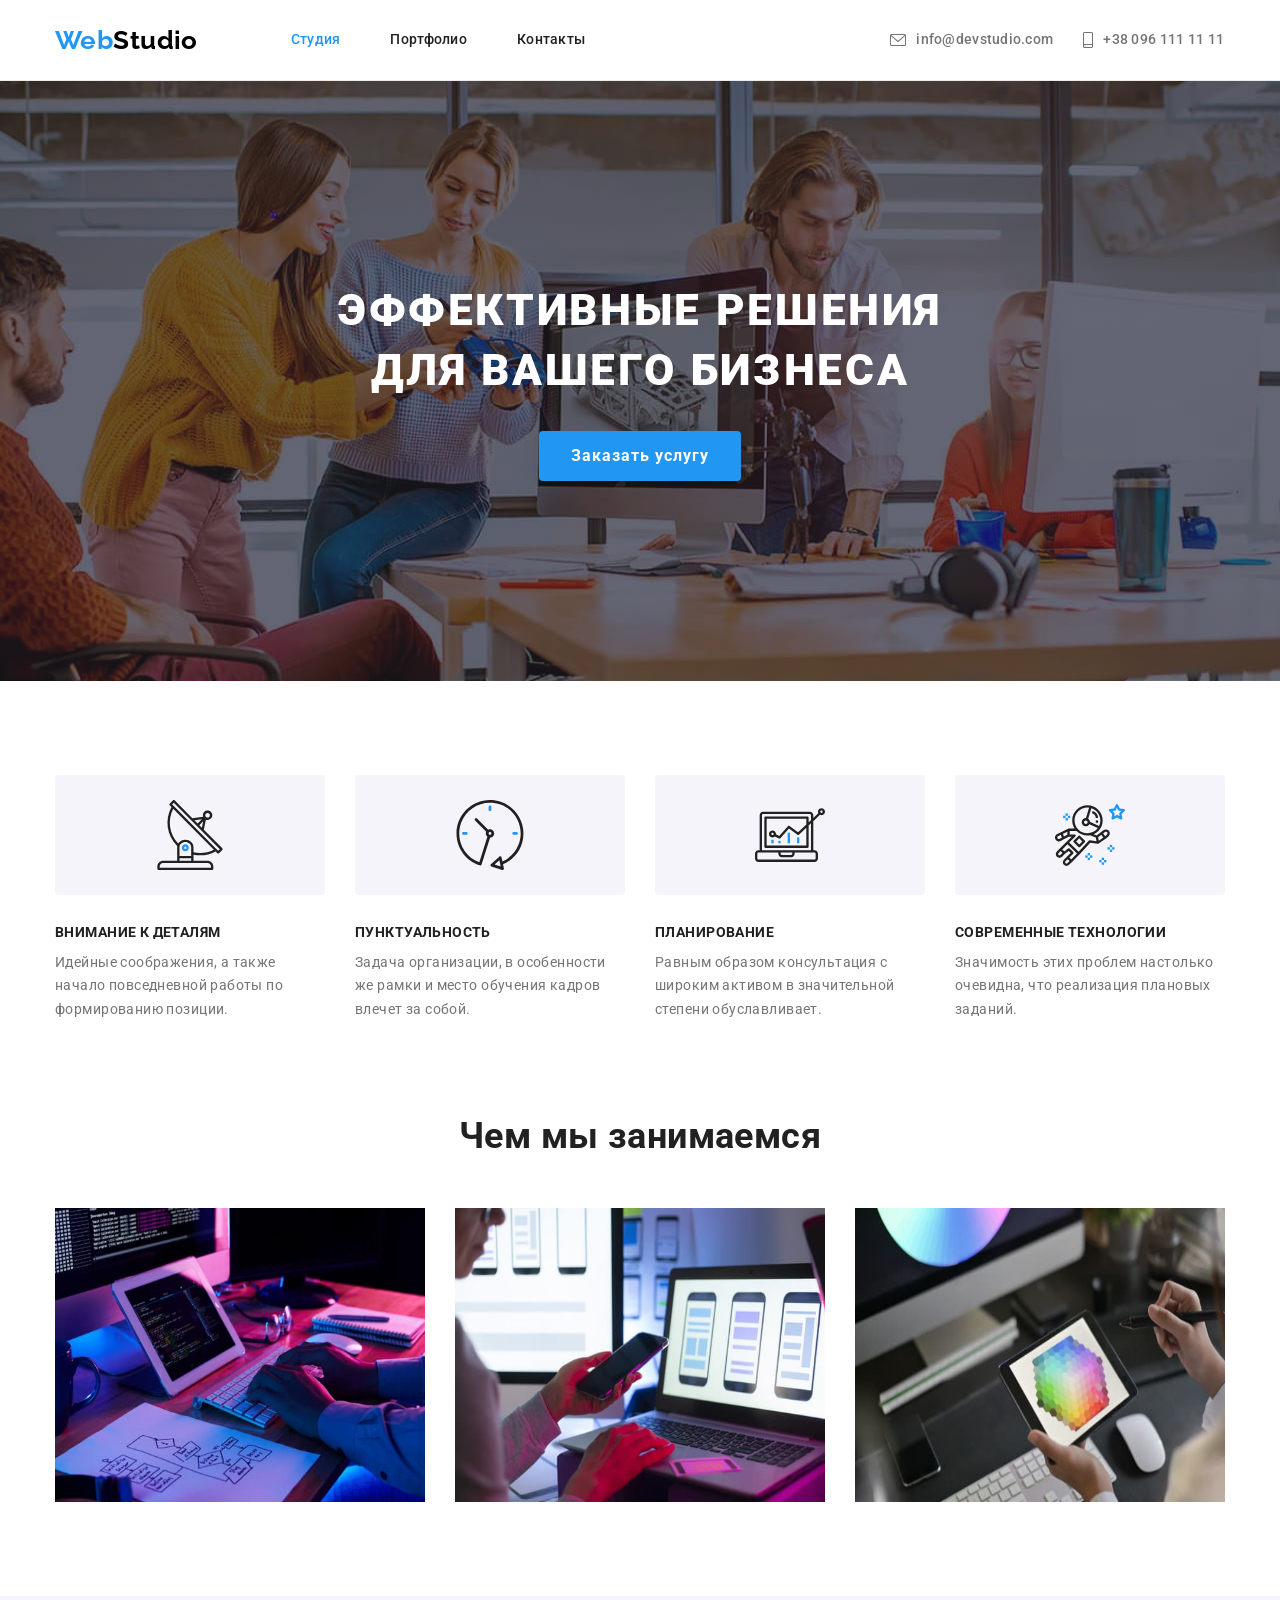
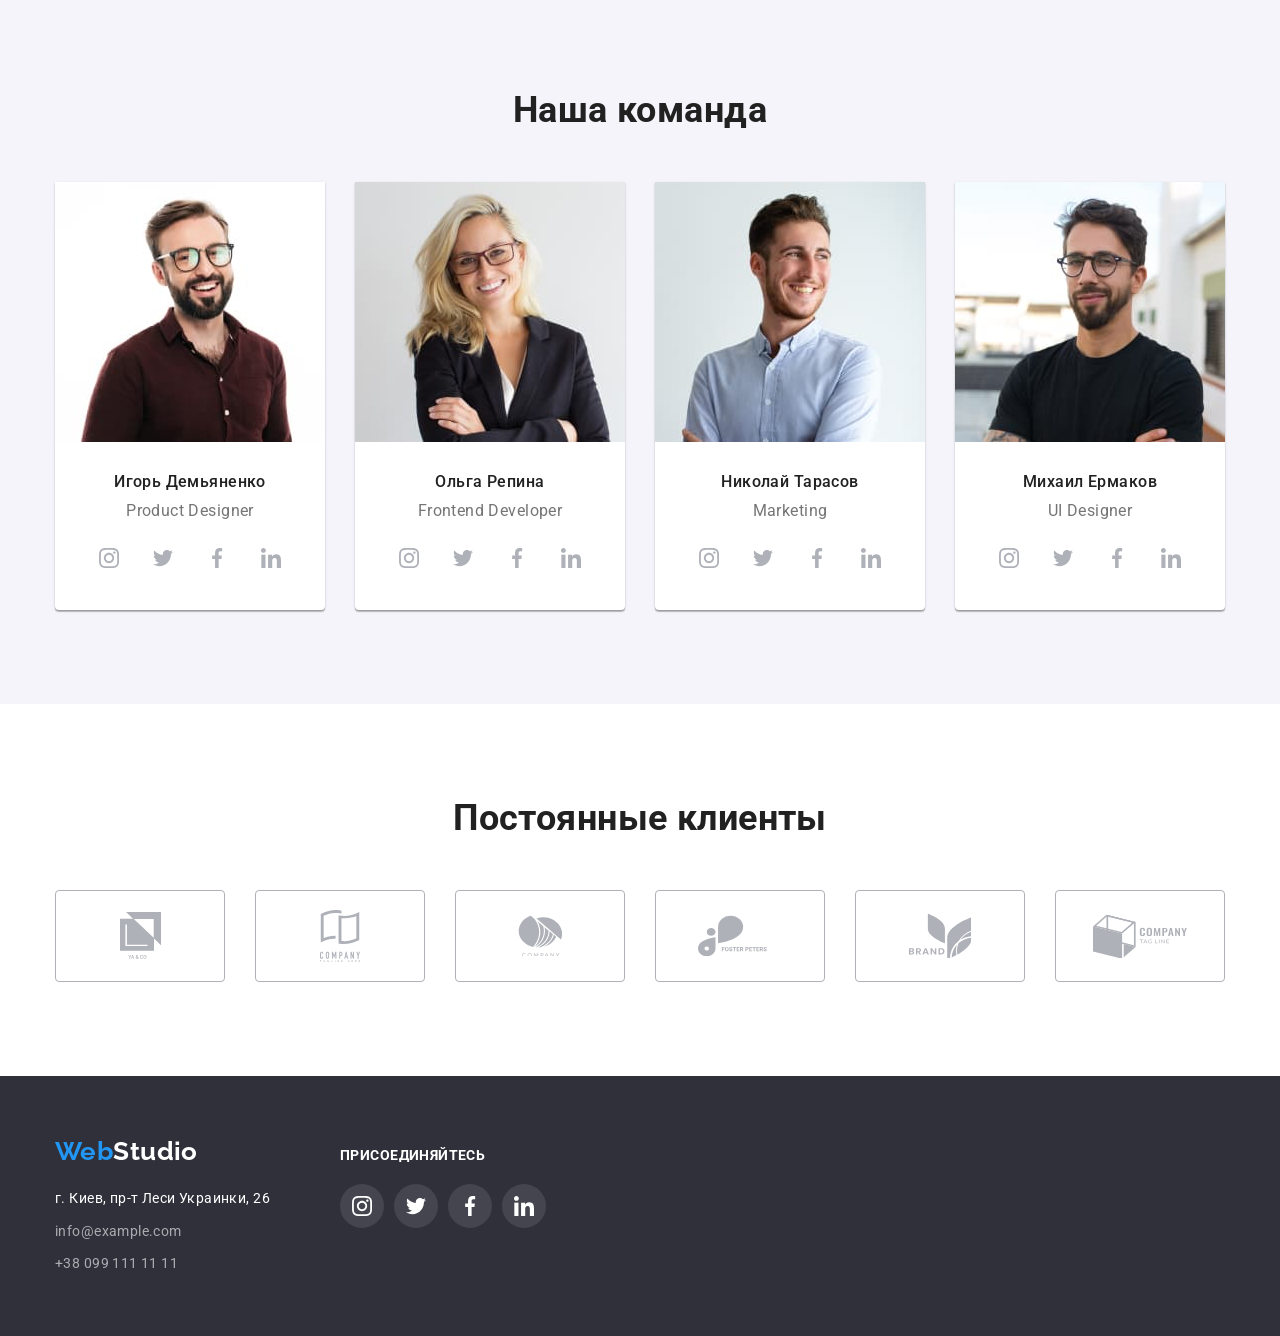
<file: index.html>
<!DOCTYPE html>
<html lang="ru">
	<head>
		<meta charset="UTF-8" />
		<meta http-equiv="X-UA-Compatible" content="IE=edge" />
		<meta name="viewport" content="width=device-width, initial-scale=1.0" />
		<title>Студия</title>
		<link rel="preconnect" href="https://fonts.googleapis.com" />
		<link rel="preconnect" href="https://fonts.gstatic.com" crossorigin />
		<link
			href="https://fonts.googleapis.com/css2?family=Montserrat&family=Raleway:wght@700&family=Roboto:wght@400;500;700;900&display=swap"
			rel="stylesheet"
		/>
		<link
			rel="stylesheet"
			href="https://cdnjs.cloudflare.com/ajax/libs/modern-normalize/1.1.0/modern-normalize.min.css"
			integrity="sha512-wpPYUAdjBVSE4KJnH1VR1HeZfpl1ub8YT/NKx4PuQ5NmX2tKuGu6U/JRp5y+Y8XG2tV+wKQpNHVUX03MfMFn9Q=="
			crossorigin="anonymous"
			referrerpolicy="no-referrer"
		/>
		<link rel="stylesheet" href="./css/styles.css" />
	</head>
	<body>
		<!-- Шапка -->
		<header class="header">
			<div class="container">
				<div class="header-body">
					<nav class="header-nav">
						<a class="link header-logo" href="./index.html"
							><span class="header-logo-web">Web</span
							><span class="header-logo-studio">Studio</span></a
						>
						<ul class="list header-nav-list">
							<li class="header-nav-list-item">
								<a class="link current header-link" href="./index.html">Студия</a>
							</li>
							<li class="header-nav-list-item">
								<a class="link header-link" href="./portfolio.html">Портфолио</a>
							</li>
							<li class="header-nav-list-item">
								<a class="link header-link" href="">Контакты</a>
							</li>
						</ul>
					</nav>
					<ul class="list header-contacts-list">
						<li class="header-contacts-list-item">
							<a class="link header-link" href="mailto:info@devstudio.com">
								<svg class="icon icon-envelope" width="16" height="12">
									<use href="./images/icons.svg#envelope"></use>
								</svg>
								info@devstudio.com</a
							>
						</li>
						<li class="header-contacts-list-item">
							<a class="link header-link" href="tel:+380961111111">
								<svg class="icon icon-smartphone" width="10" height="16">
									<use href="./images/icons.svg#smartphone"></use>
								</svg>
								+38 096 111 11 11</a
							>
						</li>
					</ul>
				</div>
			</div>
		</header>
		<!-- Основа -->
		<main>
			<!-- Заказать услугу -->
			<section class="hero">
				<div class="container">
					<h1 class="hero-title">
						Эффективные решения <br />
						для вашего бизнеса
					</h1>
					<button class="button hero-button" type="button">Заказать услугу</button>
				</div>
			</section>
			<!-- Features -->
			<section class="section benefits">
				<div class="container">
					<h2 class="section-title visually-hidden">Наши преимущества</h2>
					<ul class="list benefits-list">
						<li class="benefits-list-item">
							<div class="benefits-icons">
								<svg width="70" height="70">
									<use href="./images/icons.svg#antenna"></use>
								</svg>
							</div>
							<h3 class="benefits-title">Внимание к деталям</h3>
							<p class="benefits-text">
								Идейные соображения, а также начало повседневной работы по
								формированию позиции.
							</p>
						</li>
						<li class="benefits-list-item">
							<div class="benefits-icons">
								<svg width="70" height="70">
									<use href="./images/icons.svg#clock"></use>
								</svg>
							</div>
							<h3 class="benefits-title">Пунктуальность</h3>
							<p class="benefits-text">
								Задача организации, в особенности же рамки и место обучения кадров
								влечет за собой.
							</p>
						</li>
						<li class="benefits-list-item">
							<div class="benefits-icons">
								<svg width="70" height="70">
									<use href="./images/icons.svg#diagram"></use>
								</svg>
							</div>
							<h3 class="benefits-title">Планирование</h3>
							<p class="benefits-text">
								Равным образом консультация с широким активом в значительной степени
								обуславливает.
							</p>
						</li>
						<li class="benefits-list-item">
							<div class="benefits-icons">
								<svg width="70" height="70">
									<use href="./images/icons.svg#astronaut"></use>
								</svg>
							</div>
							<h3 class="benefits-title">Современные технологии</h3>
							<p class="benefits-text">
								Значимость этих проблем настолько очевидна, что реализация плановых
								заданий.
							</p>
						</li>
					</ul>
				</div>
			</section>
			<!-- Чем мы занимаемся -->
			<section class="section our-work">
				<div class="container">
					<h2 class="section-title">Чем мы занимаемся</h2>
					<ul class="list our-work-list">
						<li class="our-work-list-item">
							<img
								class="our-work-list-img"
								class="our-work-list-img"
								src="./images/working-1.jpg"
								alt="Рабочее место 1"
								width="370"
								height="294"
							/>
						</li>

						<li class="our-work-list-item">
							<img
								class="our-work-list-img"
								src="./images/working-2.jpg"
								alt="Рабочее место 2"
								width="370"
								height="294"
							/>
						</li>

						<li class="our-work-list-item">
							<img
								class="our-work-list-img"
								src="./images/working-3.jpg"
								alt="Рабочее место 3"
								width="370"
								height="294"
							/>
						</li>
					</ul>
				</div>
			</section>
			<!-- Наша команда -->
			<section class="section our-team">
				<div class="container">
					<h2 class="section-title">Наша команда</h2>
					<ul class="list our-team-list">
						<li class="our-team-card">
							<img
								class="our-team-img"
								src="./images/igor-dem.jpg"
								alt="Игорь Демьянненко"
								width="270"
								height="260"
							/>
							<div class="our-team-card-content">
								<h3 class="our-team-title">Игорь Демьяненко</h3>
								<p class="our-team-text">Product Designer</p>
								<ul class="list social-links-list">
									<li class="social-links-list-item">
										<a class="link social-link" href="">
											<svg class="icon" width="20" height="20">
												<use href="./images/icons.svg#instagram"></use>
											</svg>
										</a>
									</li>
									<li class="social-links-list-item">
										<a class="link social-link" href="">
											<svg class="icon" width="20" height="20">
												<use href="./images/icons.svg#twitter"></use>
											</svg>
										</a>
									</li>
									<li class="social-links-list-item">
										<a class="link social-link" href="">
											<svg class="icon" width="20" height="20">
												<use href="./images/icons.svg#facebook"></use>
											</svg>
										</a>
									</li>
									<li class="social-links-list-item">
										<a class="link social-link" href="">
											<svg class="icon" width="20" height="20">
												<use href="./images/icons.svg#linkedin"></use>
											</svg>
										</a>
									</li>
								</ul>
							</div>
						</li>
						<li class="our-team-card">
							<img
								class="our-team-img"
								src="./images/olga-rep.jpg"
								alt="Ольга Репина"
								width="270"
								height="260"
							/>
							<div class="our-team-card-content">
								<h3 class="our-team-title">Ольга Репина</h3>
								<p class="our-team-text">Frontend Developer</p>
								<ul class="list social-links-list">
									<li class="social-links-list-item">
										<a class="link social-link" href="">
											<svg class="icon" width="20" height="20">
												<use href="./images/icons.svg#instagram"></use>
											</svg>
										</a>
									</li>
									<li class="social-links-list-item">
										<a class="link social-link" href="">
											<svg class="icon" width="20" height="20">
												<use href="./images/icons.svg#twitter"></use>
											</svg>
										</a>
									</li>
									<li class="social-links-list-item">
										<a class="link social-link" href="">
											<svg class="icon" width="20" height="20">
												<use href="./images/icons.svg#facebook"></use>
											</svg>
										</a>
									</li>
									<li class="social-links-list-item">
										<a class="link social-link" href="">
											<svg class="icon" width="20" height="20">
												<use href="./images/icons.svg#linkedin"></use>
											</svg>
										</a>
									</li>
								</ul>
							</div>
						</li>
						<li class="our-team-card">
							<img
								class="our-team-img"
								src="./images/nik-tar.jpg"
								alt="Николай Тарасов"
								width="270"
								height="260"
							/>
							<div class="our-team-card-content">
								<h3 class="our-team-title">Николай Тарасов</h3>
								<p class="our-team-text">Marketing</p>
								<ul class="list social-links-list">
									<li class="social-links-list-item">
										<a class="link social-link" href="">
											<svg class="icon" width="20" height="20">
												<use href="./images/icons.svg#instagram"></use>
											</svg>
										</a>
									</li>
									<li class="social-links-list-item">
										<a class="link social-link" href="">
											<svg class="icon" width="20" height="20">
												<use href="./images/icons.svg#twitter"></use>
											</svg>
										</a>
									</li>
									<li class="social-links-list-item">
										<a class="link social-link" href="">
											<svg class="icon" width="20" height="20">
												<use href="./images/icons.svg#facebook"></use>
											</svg>
										</a>
									</li>
									<li class="social-links-list-item">
										<a class="link social-link" href="">
											<svg class="icon" width="20" height="20">
												<use href="./images/icons.svg#linkedin"></use>
											</svg>
										</a>
									</li>
								</ul>
							</div>
						</li>
						<li class="our-team-card">
							<img
								class="our-team-img"
								src="./images/mix-erm.jpg"
								alt="Михаил Ермаков"
								width="270"
								height="260"
							/>
							<div class="our-team-card-content">
								<h3 class="our-team-title">Михаил Ермаков</h3>
								<p class="our-team-text">UI Designer</p>
								<ul class="list social-links-list">
									<li class="social-links-list-item">
										<a class="link social-link" href="">
											<svg class="icon" width="20" height="20">
												<use href="./images/icons.svg#instagram"></use>
											</svg>
										</a>
									</li>
									<li class="social-links-list-item">
										<a class="link social-link" href="">
											<svg class="icon" width="20" height="20">
												<use href="./images/icons.svg#twitter"></use>
											</svg>
										</a>
									</li>
									<li class="social-links-list-item">
										<a class="link social-link" href="">
											<svg class="icon" width="20" height="20">
												<use href="./images/icons.svg#facebook"></use>
											</svg>
										</a>
									</li>
									<li class="social-links-list-item">
										<a class="link social-link" href="">
											<svg class="icon" width="20" height="20">
												<use href="./images/icons.svg#linkedin"></use>
											</svg>
										</a>
									</li>
								</ul>
							</div>
						</li>
					</ul>
				</div>
			</section>
			<section class="section clients">
				<div class="container">
					<h2 class="section-title">Постоянные клиенты</h2>
					<ul class="list clients-list">
						<li class="clients-list-item">
							<a class="link clients-card" href="">
								<svg class="icon clients-card-icon" width="41" height="46.7">
									<use href="./images/icons.svg#clients-1"></use>
								</svg>
							</a>
						</li>
						<li class="clients-list-item">
							<a class="link clients-card" href="">
								<svg class="icon clients-card-icon" width="40" height="52">
									<use href="./images/icons.svg#clients-2"></use>
								</svg>
							</a>
						</li>
						<li class="clients-list-item">
							<a class="link clients-card" href="">
								<svg class="icon clients-card-icon" width="43.46" height="41.18">
									<use href="./images/icons.svg#clients-3"></use>
								</svg>
							</a>
						</li>
						<li class="clients-list-item">
							<a class="link clients-card" href="">
								<svg class="icon clients-card-icon" width="84.44" height="40.62">
									<use href="./images/icons.svg#clients-4"></use>
								</svg>
							</a>
						</li>
						<li class="clients-list-item">
							<a class="link clients-card" href="">
								<svg class="icon clients-card-icon" width="62.54" height="45.43">
									<use href="./images/icons.svg#clients-5"></use>
								</svg>
							</a>
						</li>
						<li class="clients-list-item">
							<a class="link clients-card" href="">
								<svg class="icon clients-card-icon" width="93.79" height="43.93">
									<use href="./images/icons.svg#clients-6"></use>
								</svg>
							</a>
						</li>
					</ul>
				</div>
			</section>
		</main>
		<!-- Нижняя часть -->
		<footer class="footer">
			<div class="container">
				<div class="footer-left">
					<a class="link footer-logo" href="./index.html">
						<span class="footer-logo-web">Web</span
						><span class="footer-logo-studio">Studio</span>
					</a>
					<address class="footer-adress">
						<ul class="list footer-adress-list">
							<li class="footer-adress-list-item">г. Киев, пр-т Леси Украинки, 26</li>
							<li class="footer-adress-list-item">
								<a class="link" href="mailto:info@example.com">info@example.com</a>
							</li>
							<li class="footer-adress-list-item">
								<a class="link" href="tel:+380991111111">+38 099 111 11 11</a>
							</li>
						</ul>
					</address>
				</div>
				<div class="footer-right">
					<h3 class="footer-social-title">Присоединяйтесь</h3>
					<ul class="list social-links-list">
						<li class="social-links-list-item">
							<a class="link social-link" href="">
								<svg class="icon" width="20" height="20">
									<use href="./images/icons.svg#instagram"></use>
								</svg>
							</a>
						</li>
						<li class="social-links-list-item">
							<a class="link social-link" href="">
								<svg class="icon" width="20" height="20">
									<use href="./images/icons.svg#twitter"></use>
								</svg>
							</a>
						</li>
						<li class="social-links-list-item">
							<a class="link social-link" href="">
								<svg class="icon" width="20" height="20">
									<use href="./images/icons.svg#facebook"></use>
								</svg>
							</a>
						</li>
						<li class="social-links-list-item">
							<a class="link social-link" href="">
								<svg class="icon" width="20" height="20">
									<use href="./images/icons.svg#linkedin"></use>
								</svg>
							</a>
						</li>
					</ul>
				</div>
			</div>
		</footer>
	</body>
</html>
</file>
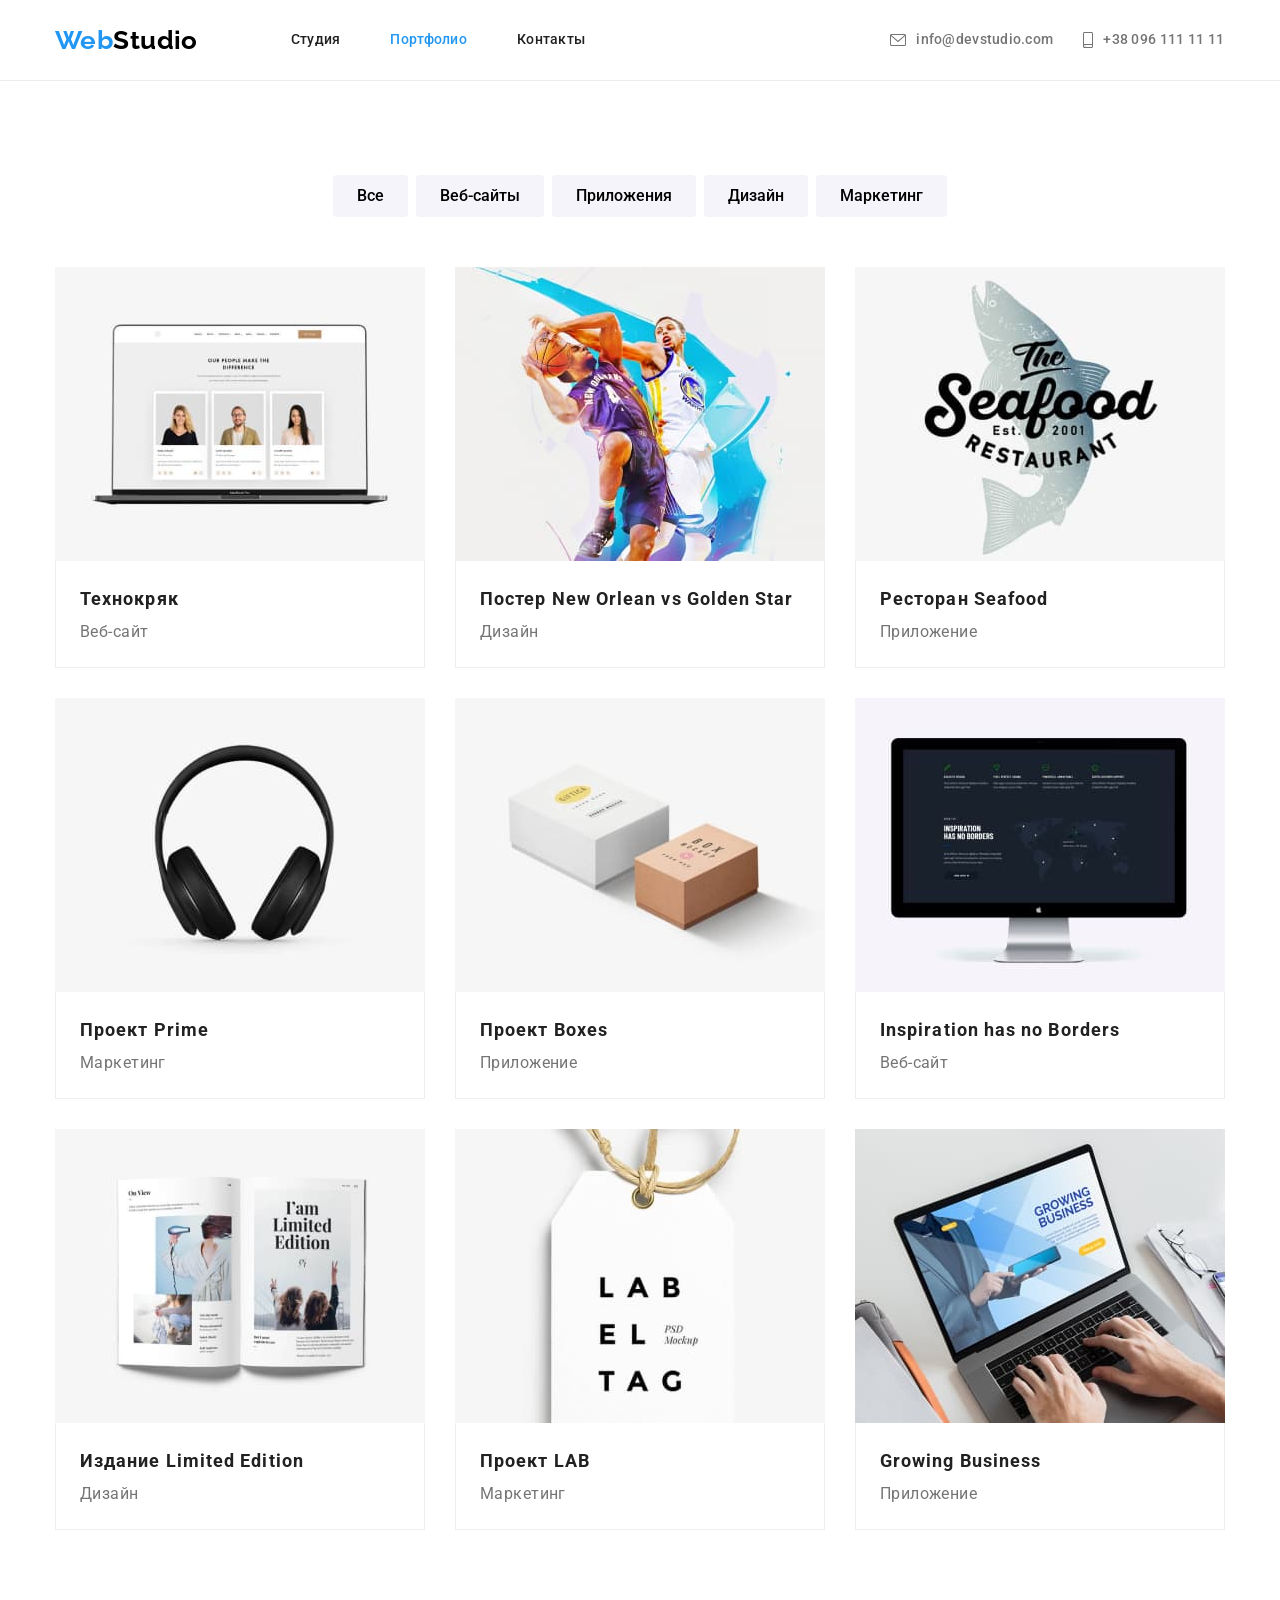
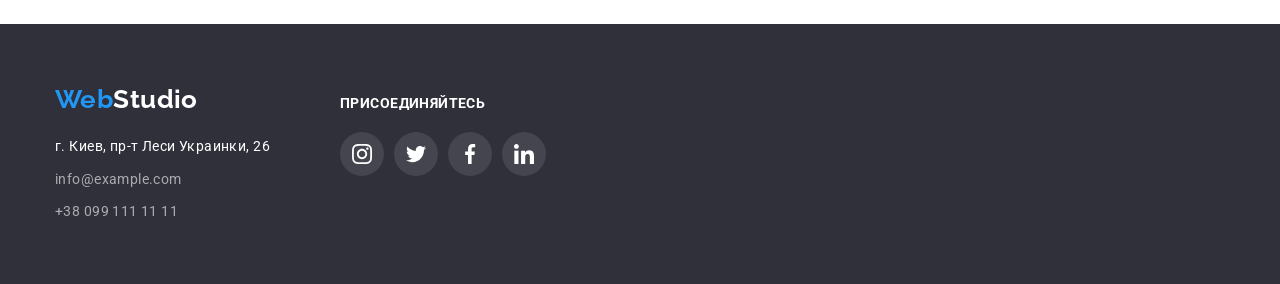
<file: portfolio.html>
<!DOCTYPE html>
<html lang="ru">
	<head>
		<meta charset="UTF-8" />
		<meta http-equiv="X-UA-Compatible" content="IE=edge" />
		<meta name="viewport" content="width=device-width, initial-scale=1.0" />
		<title>Портфолио</title>
		<link rel="preconnect" href="https://fonts.googleapis.com" />
		<link rel="preconnect" href="https://fonts.gstatic.com" crossorigin />
		<link
			href="https://fonts.googleapis.com/css2?family=Montserrat&family=Raleway:wght@700&family=Roboto:wght@400;500;700;900&display=swap"
			rel="stylesheet"
		/>
		<link
			rel="stylesheet"
			href="https://cdnjs.cloudflare.com/ajax/libs/modern-normalize/1.1.0/modern-normalize.min.css"
			integrity="sha512-wpPYUAdjBVSE4KJnH1VR1HeZfpl1ub8YT/NKx4PuQ5NmX2tKuGu6U/JRp5y+Y8XG2tV+wKQpNHVUX03MfMFn9Q=="
			crossorigin="anonymous"
			referrerpolicy="no-referrer"
		/>
		<link rel="stylesheet" href="./css/styles.css" />
	</head>
	<body>
		<!-- Шапка -->
		<header class="header">
			<div class="container">
				<div class="header-body">
					<nav class="header-nav">
						<a class="link header-logo" href="./index.html"
							><span class="header-logo-web">Web</span
							><span class="header-logo-studio">Studio</span></a
						>
						<ul class="list header-nav-list">
							<li class="header-nav-list-item">
								<a class="link header-link" href="./index.html">Студия</a>
							</li>
							<li class="header-nav-list-item">
								<a class="link current header-link" href="./portfolio.html"
									>Портфолио</a
								>
							</li>
							<li class="header-nav-list-item">
								<a class="link header-link" href="">Контакты</a>
							</li>
						</ul>
					</nav>
					<ul class="list header-contacts-list">
						<li class="header-contacts-list-item">
							<a class="link header-link" href="mailto:info@devstudio.com">
								<svg class="icon icon-envelope" width="16" height="12">
									<use href="./images/icons.svg#envelope"></use>
								</svg>
								info@devstudio.com</a
							>
						</li>
						<li class="header-contacts-list-item">
							<a class="link header-link" href="tel:+380961111111">
								<svg class="icon icon-smartphone" width="10" height="16">
									<use href="./images/icons.svg#smartphone"></use>
								</svg>
								+38 096 111 11 11</a
							>
						</li>
					</ul>
				</div>
			</div>
		</header>
		<!-- Основа -->
		<main>
			<section class="section portfolio">
				<div class="container">
					<h1 class="visually-hidden">Portfolio</h1>
					<ul class="list portfolio-button-list">
						<li class="portfolio-button-list-item">
							<button class="button portfolio-button-list-item-button" type="button">
								Все
							</button>
						</li>
						<li class="portfolio-button-list-item">
							<button class="button portfolio-button-list-item-button" type="button">
								Веб-сайты
							</button>
						</li>
						<li class="portfolio-button-list-item">
							<button class="button portfolio-button-list-item-button" type="button">
								Приложения
							</button>
						</li>
						<li class="portfolio-button-list-item">
							<button class="button portfolio-button-list-item-button" type="button">
								Дизайн
							</button>
						</li>
						<li class="portfolio-button-list-item">
							<button class="button portfolio-button-list-item-button" type="button">
								Маркетинг
							</button>
						</li>
					</ul>
					<ul class="list portfolio-card-list">
						<li class="portfolio-card-list-item">
							<a class="link" href="">
								<img
									class="porfolio-card-list-img"
									src="./images/portfolio/portfolio-1.jpg"
									alt="Технокряк"
									width="370"
									height="294"
								/>
								<div class="portfolio-card-list-content">
									<h2 class="porfolio-card-list-title">Технокряк</h2>
									<p class="porfolio-card-list-text">Веб-сайт</p>
								</div>
							</a>
						</li>
						<li class="portfolio-card-list-item">
							<a class="link" href="">
								<img
									class="porfolio-card-list-img"
									src="./images/portfolio/portfolio-2.jpg"
									alt="Постер New Orlean vs Golden Star"
									width="370"
									height="294"
								/>
								<div class="portfolio-card-list-content">
									<h2 class="porfolio-card-list-title">
										Постер New Orlean vs Golden Star
									</h2>
									<p class="porfolio-card-list-text">Дизайн</p>
								</div>
							</a>
						</li>
						<li class="portfolio-card-list-item">
							<a class="link" href="">
								<img
									class="porfolio-card-list-img"
									src="./images/portfolio/portfolio-3.jpg"
									alt="Ресторан Seafood"
									width="370"
									height="294"
								/>
								<div class="portfolio-card-list-content">
									<h2 class="porfolio-card-list-title">Ресторан Seafood</h2>
									<p class="porfolio-card-list-text">Приложение</p>
								</div>
							</a>
						</li>
						<li class="portfolio-card-list-item">
							<a class="link" href="">
								<img
									class="porfolio-card-list-img"
									src="./images/portfolio/portfolio-4.jpg"
									alt="Проект Prime"
									width="370"
									height="294"
								/>
								<div class="portfolio-card-list-content">
									<h2 class="porfolio-card-list-title">Проект Prime</h2>
									<p class="porfolio-card-list-text">Маркетинг</p>
								</div>
							</a>
						</li>
						<li class="portfolio-card-list-item">
							<a class="link" href="">
								<img
									class="porfolio-card-list-img"
									src="./images/portfolio/portfolio-5.jpg"
									alt="Проект Boxes"
									width="370"
									height="294"
								/>
								<div class="portfolio-card-list-content">
									<h2 class="porfolio-card-list-title">Проект Boxes</h2>
									<p class="porfolio-card-list-text">Приложение</p>
								</div>
							</a>
						</li>
						<li class="portfolio-card-list-item">
							<a class="link" href="">
								<img
									class="porfolio-card-list-img"
									src="./images/portfolio/portfolio-6.jpg"
									alt="Inspiration has no Borders"
									width="370"
									height="294"
								/>
								<div class="portfolio-card-list-content">
									<h2 class="porfolio-card-list-title">
										Inspiration has no Borders
									</h2>
									<p class="porfolio-card-list-text">Веб-сайт</p>
								</div>
							</a>
						</li>
						<li class="portfolio-card-list-item">
							<a class="link" href="">
								<img
									class="porfolio-card-list-img"
									src="./images/portfolio/portfolio-7.jpg"
									alt="Издание Limited Edition"
									width="370"
									height="294"
								/>
								<div class="portfolio-card-list-content">
									<h2 class="porfolio-card-list-title">
										Издание Limited Edition
									</h2>
									<p class="porfolio-card-list-text">Дизайн</p>
								</div>
							</a>
						</li>
						<li class="portfolio-card-list-item">
							<a class="link" href="">
								<img
									class="porfolio-card-list-img"
									src="./images/portfolio/portfolio-8.jpg"
									alt="Проект LAB"
									width="370"
									height="294"
								/>
								<div class="portfolio-card-list-content">
									<h2 class="porfolio-card-list-title">Проект LAB</h2>
									<p class="porfolio-card-list-text">Маркетинг</p>
								</div>
							</a>
						</li>
						<li class="portfolio-card-list-item">
							<a class="link" href="">
								<img
									class="porfolio-card-list-img"
									src="./images/portfolio/portfolio-9.jpg"
									alt=""
									width="370"
									height="294"
								/>
								<div class="portfolio-card-list-content">
									<h2 class="porfolio-card-list-title">Growing Business</h2>
									<p class="porfolio-card-list-text">Приложение</p>
								</div>
							</a>
						</li>
					</ul>
				</div>
			</section>
		</main>
		<!-- Нижняя часть -->
		<footer class="footer">
			<div class="container">
				<div class="footer-left">
					<a class="link footer-logo" href="./index.html">
						<span class="footer-logo-web">Web</span
						><span class="footer-logo-studio">Studio</span>
					</a>
					<address class="footer-adress">
						<ul class="list footer-adress-list">
							<li class="footer-adress-list-item">г. Киев, пр-т Леси Украинки, 26</li>
							<li class="footer-adress-list-item">
								<a class="link" href="mailto:info@example.com">info@example.com</a>
							</li>
							<li class="footer-adress-list-item">
								<a class="link" href="tel:+380991111111">+38 099 111 11 11</a>
							</li>
						</ul>
					</address>
				</div>
				<div class="footer-right">
					<h3 class="footer-social-title">Присоединяйтесь</h3>
					<ul class="list social-links-list">
						<li class="social-links-list-item">
							<a class="link social-link" href="">
								<svg class="icon" width="20" height="20">
									<use href="./images/icons.svg#instagram"></use>
								</svg>
							</a>
						</li>
						<li class="social-links-list-item">
							<a class="link social-link" href="">
								<svg class="icon" width="20" height="20">
									<use href="./images/icons.svg#twitter"></use>
								</svg>
							</a>
						</li>
						<li class="social-links-list-item">
							<a class="link social-link" href="">
								<svg class="icon" width="20" height="20">
									<use href="./images/icons.svg#facebook"></use>
								</svg>
							</a>
						</li>
						<li class="social-links-list-item">
							<a class="link social-link" href="">
								<svg class="icon" width="20" height="20">
									<use href="./images/icons.svg#linkedin"></use>
								</svg>
							</a>
						</li>
					</ul>
				</div>
			</div>
		</footer>
	</body>
</html>
</file>
<file: css/styles.css>
:root {
	--main-accent-color: #2196f3;
	--logo-black-color: #000000;
	--main-black-color: #212121;
	--main-white-color: #ffffff;
	--social-links-color: #afb1b8;
	--header-contacts-list-color: #757575;
	--footer-address-link-color: rgba(255, 255, 255, 0.6);
	--background-color-hero: #2f303a;
	--backgroung-color-hero-button: #2196f3;
	--background-color-our-work: #f5f4fa;
	--card-set-gap: 30px;
	--card-border: #eeeeee;
}

body {
	font-family: Roboto, sans-serif;
	color: var(--main-black-color);
	font-size: 14px;
	letter-spacing: 0.03em;
	background-color: var(--main-white-color);
}

h1,
h2,
h3,
h4,
h5,
h6,
p,
ul {
	padding: 0;
	margin: 0;
}
img {
	display: block;
	max-width: 100%;
}
.visually-hidden {
	position: absolute;
	width: 1px;
	height: 1px;
	margin: -1px;
	border: 0;
	padding: 0;

	white-space: nowrap;
	clip-path: inset(100%);
	clip: rect(0 0 0 0);
	overflow: hidden;
}

.section {
	padding-top: 94px;
	padding-bottom: 94px;
}
.container {
	width: 1200px;
	margin: 0 auto;
	padding-left: 15px;
	padding-right: 15px;
}
.link {
	text-decoration: none;
	color: inherit;
}
.list {
	list-style-type: none;
	margin: 0;
	padding: 0;
}
.button {
	font-family: inherit;
	cursor: pointer;
}
.header {
	border-bottom: 1px solid #ececec;
}
.header-body {
	display: flex;
	align-items: center;
}
.header-link {
	display: flex;
	align-items: center;
	padding-top: 32px;
	padding-bottom: 32px;
}
.icon-envelope,
.icon-smartphone {
	margin-right: 10px;
	fill: var(--header-contacts-list-color);
}

.header-nav {
	display: flex;
	align-items: center;
}
.header-logo {
	display: block;
	margin-right: 93px;
	font-family: Raleway;
	font-weight: 700;
	font-size: 26px;
	line-height: 1.19;
}
.header-logo-web {
	color: var(--main-accent-color);
}
.header-logo-studio {
	color: var(--logo-black-color);
}
.header-nav-list {
	display: flex;
	margin-right: 305px;
}

.header-nav-list-item {
	font-weight: 500;
	line-height: 1.14;
	letter-spacing: 0.02em;
}
.header-nav-list-item:not(:last-child) {
	margin-right: 50px;
}
.header-nav-list-item:hover,
.header-nav-list-item:focus {
	color: var(--main-accent-color);
}

.link.current {
	color: var(--main-accent-color);
}
.header-contacts-list {
	display: flex;
}

.header-contacts-list-item {
	color: var(--header-contacts-list-color);

	font-weight: 500;
	line-height: 1.14;
	letter-spacing: 0.02em;
}
.header-contacts-list-item:not(:last-child) {
	margin-right: 30px;
}
.header-contacts-list-item:hover,
.header-contacts-list-item:focus {
	color: var(--main-accent-color);
}
.header-contacts-list-item:hover .icon {
	fill: var(--main-accent-color);
}
.header-contacts-list-item:focus .icon {
	fill: var(--main-accent-color);
}
.hero {
	background-color: var(--background-color-hero);
	text-align: center;
	padding-top: 200px;
	padding-bottom: 200px;
	background-image: linear-gradient(rgba(47, 48, 58, 0.4), rgba(47, 48, 58, 0.4)),
		url(../images/bgi-hero.jpg);
	background-position: center;
	background-repeat: no-repeat;
	max-width: 1600px;
	margin-right: auto;
	margin-left: auto;
}
.hero-title {
	color: var(--main-white-color);

	font-weight: 900;
	font-size: 44px;
	line-height: 1.36;
	letter-spacing: 0.06em;
	text-transform: uppercase;

	margin-bottom: 30px;
}
.hero-button {
	color: var(--main-white-color);
	background-color: var(--backgroung-color-hero-button);

	font-weight: bold;
	font-size: 16px;
	line-height: 1.87;
	letter-spacing: 0.06em;
	border: none;
	padding: 10px 32px;

	box-shadow: 0px 4px 4px rgba(0, 0, 0, 0.15);
	border-radius: 4px;
}
/* .hero-button:hover,
.hero-button:focus {
	background-color: var(--main-white-color);
	color: var(--main-accent-color);
} */
.section-title {
	margin-bottom: 50px;

	font-size: 36px;
	line-height: 1.16;
	text-align: center;
}
/* .benefits {
	background-color: var(--main-white-color);
} */
.benefits-list {
	display: flex;
}
.benefits-list-item {
	width: 270px;
}
.benefits-list-item:not(:last-child) {
	margin-right: 30px;
}
.benefits-icons {
	padding: 25px 100px;
	margin-bottom: 30px;
	display: flex;
	background-color: var(--background-color-our-work);
	border-radius: 4px;
	justify-content: center;
	align-items: center;
}
.benefits-title {
	font-size: 14px;
	line-height: 1.14;
	text-transform: uppercase;
	margin-bottom: 10px;
}
.benefits-text {
	color: var(--header-contacts-list-color);

	line-height: 1.71;
}
.our-work {
	padding-top: 0;
}
.our-work-list {
	display: flex;
}
.our-work-list-item:not(:last-child) {
	margin-right: 30px;
}
/* .our-work-list-img {
	display: block;
} */
.our-team {
	background-color: var(--background-color-our-work);
}
.our-team .section-title {
	margin-bottom: 50px;
}
.our-team-list {
	display: flex;
	justify-content: space-between;
}

.our-team-card {
	background-color: var(--main-white-color);

	text-align: center;

	box-shadow: 0px 1px 3px rgba(0, 0, 0, 0.12), 0px 1px 1px rgba(0, 0, 0, 0.14),
		0px 2px 1px rgba(0, 0, 0, 0.2);
	border-radius: 0px 0px 4px 4px;
}
.our-team-card:not(:last-child) {
	margin-right: 30px;
}

.our-team-card-content {
	padding-top: 30px;
	padding-bottom: 30px;
}
.our-team-title {
	font-weight: 500;
	font-size: 16px;
	line-height: 1.19;

	margin-bottom: 10px;
}
.our-team-text {
	color: var(--header-contacts-list-color);

	font-size: 16px;
	line-height: 1.19;

	margin-bottom: 16px;
}
.our-team .social-links-list {
	display: flex;
	align-items: center;
	justify-content: center;
}
.our-team .social-links-list-item {
	display: flex;
}
.our-team .social-links-list-item:not(:last-child) {
	margin-right: 10px;
}
.our-team .social-link {
	padding: 12px;
	width: 44px;
	height: 44px;
	fill: var(--social-links-color);
}
.our-team .social-link:hover,
.our-team .social-link:focus {
	background-color: var(--main-accent-color);
	border-radius: 50%;
}
.our-team .icon {
	fill: var(--social-links-color);
}
.our-team .social-link:hover .icon {
	fill: var(--main-white-color);
}
.clients-list {
	display: flex;
}

.clients-list-item:not(:last-child) {
	margin-right: 30px;
}
.clients-card {
	display: flex;
	justify-content: center;
	align-items: center;

	width: 170px;
	height: 92px;
	border: 1px solid var(--social-links-color);
	border-radius: 4px;
}
.clients-card:hover,
.clients-card:focus {
	border: 1px solid var(--main-accent-color);
}
.clients-card:hover .icon,
.clients-card:focus .icon {
	fill: var(--main-accent-color);
}
.clients-card-icon {
	fill: var(--social-links-color);
}
.footer {
	background-color: var(--background-color-hero);
	padding-top: 60px;
	padding-bottom: 60px;
}
.footer .container {
	display: flex;
}
.footer-left {
	margin-right: 70px;
}
.footer-right {
	margin-top: 12px;
}

.footer .social-links-list {
	display: flex;
}
.footer .social-links-list-item {
	display: flex;
}
.footer .social-link {
	width: 44px;
	height: 44px;
	display: flex;
	justify-content: center;
	align-items: center;
	background-color: rgba(255, 255, 255, 0.1);
	border-radius: 50%;
}
.footer .social-link:hover,
.footer .social-link:focus {
	background-color: var(--main-accent-color);
}
.footer .social-links-list-item:not(:last-child) {
	margin-right: 10px;
}
.footer .link {
	fill: var(--main-white-color);
}
.footer-logo {
	display: block;
	margin-bottom: 20px;
	font-family: Raleway;
	font-weight: 700;
	font-size: 26px;
	line-height: 1.19;
}
.footer-logo-web {
	color: var(--main-accent-color);
}
.footer-logo-studio {
	color: var(--main-white-color);
}

.footer-adress-list-item {
	color: var(--main-white-color);

	font-style: normal;
	line-height: 1.71;
}
.footer-adress-list-item:not(:last-child) {
	margin-bottom: 9px;
}
.footer-adress-list-item .link {
	color: var(--footer-address-link-color);
}

.footer-adress-list-item .link:hover,
.footer-adress-list-item .link:focus {
	color: var(--main-accent-color);
}
.footer-social-title {
	font-size: 14px;
	line-height: 1.14;
	text-transform: uppercase;
	color: var(--main-white-color);
	margin-bottom: 20px;
}
/* Portfolio */
/* .portfolio {
	background-color: var(--main-white-color);
} */
.portfolio-button-list {
	display: flex;
	margin-bottom: 50px;
	justify-content: center;
}
.portfolio-button-list-item:not(:last-child) {
	margin-right: 8px;
}
.portfolio-button-list-item-button {
	background-color: var(--background-color-our-work);

	font-weight: 500;
	font-size: 16px;
	line-height: 1.62;

	padding: 6px 22px;
	border-radius: 4px;
	border-color: transparent;
}
.portfolio-button-list-item-button:hover,
.portfolio-button-list-item-button:focus {
	background-color: var(--main-accent-color);
	color: var(--main-white-color);
	box-shadow: 0px 3px 1px rgba(0, 0, 0, 0.1), 0px 1px 2px rgba(0, 0, 0, 0.08),
		0px 2px 2px rgba(0, 0, 0, 0.12);
}

.portfolio-card-list {
	display: flex;
	flex-wrap: wrap;
	margin-right: calc(-1 * var(--card-set-gap));
	margin-bottom: calc(-1 * var(--card-set-gap));
}
.portfolio-card-list-item {
	flex-basis: calc(100% / 3 - var(--card-set-gap));
	margin-right: var(--card-set-gap);
	margin-bottom: var(--card-set-gap);
}
.portfolio-card-list-item:hover,
.portfolio-card-list-item:focus {
	box-shadow: 0px 1px 1px rgba(0, 0, 0, 0.12), 0px 4px 4px rgba(0, 0, 0, 0.06),
		1px 4px 6px rgba(0, 0, 0, 0.16);
}
.portfolio-card-list-content {
	padding: 20px 24px;
	border-bottom: var(--card-border) solid 1px;
	border-left: var(--card-border) solid 1px;
	border-right: var(--card-border) solid 1px;
}
.porfolio-card-list-title {
	font-size: 18px;
	line-height: 2;
	letter-spacing: 0.06em;
}
.porfolio-card-list-text {
	color: var(--header-contacts-list-color);

	font-size: 16px;
	line-height: 1.87;
}
</file>
